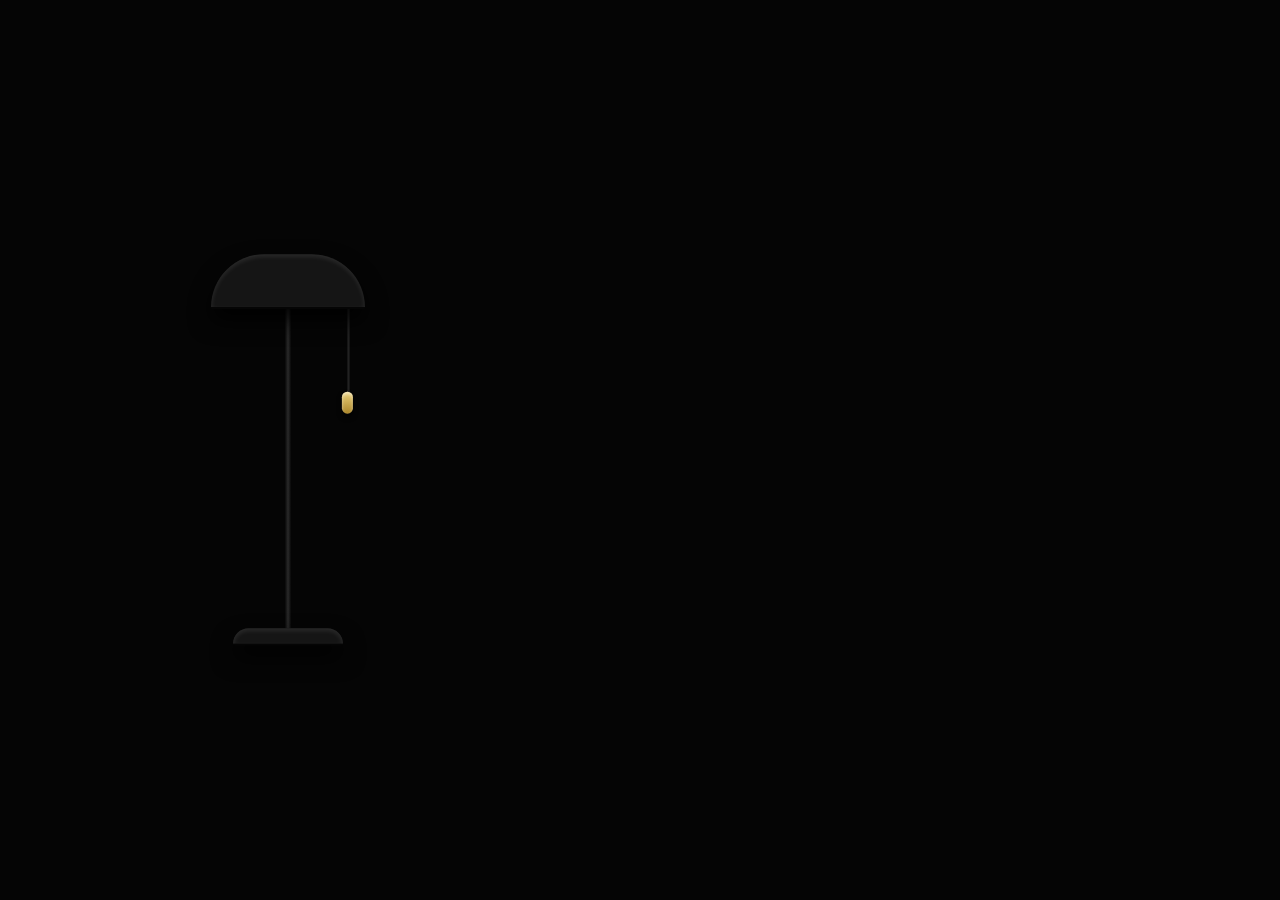
<file: AUTH-PANEL/117-Animated Lamp Login/index.html>
<!doctype html>
<html lang="en">
<head>
  <meta charset="UTF-8">
  <meta name="viewport" content="width=device-width, initial-scale=1.0">
  <title>Lamp Login Animation | CodeByGaurav</title>
  <link rel="preconnect" href="https://fonts.googleapis.com">
  <link rel="preconnect" href="https://fonts.gstatic.com" crossorigin>
  <link href="https://fonts.googleapis.com/css2?family=Outfit:wght@300;400;500;600;700&display=swap" rel="stylesheet">
  <link rel="stylesheet" href="style.css">
</head>
<body>
  <main class="room" id="room">
    <div class="room-light" id="roomLight"></div>
    <div class="fireflies" id="fireflies"></div>

    <section class="lamp-side">
      <div class="lamp-container" id="lampContainer">
        <div class="lamp-glow"></div>
        <div class="lamp-head"></div>
        <div class="light-beam"></div>
        <div class="lamp-stem"></div>
        <div class="lamp-base"></div>
        <div class="desk-surface"></div>

        <svg class="string-svg" aria-hidden="true">
          <path id="stringPath" d="M 0 0 L 0 80"></path>
        </svg>

        <div class="string-handle" id="stringHandle" aria-label="Pull lamp string"></div>
      </div>
    </section>

    <section class="login-side">
      <form class="glass login-card" id="loginForm">
        <div class="glass-line"></div>

        <div class="login-heading">
          <h2>Welcome Back</h2>
          <p>Enter your details to access your account</p>
        </div>

        <div class="inputs">
          <label class="input-wrap">
            <span class="input-icon user-icon" aria-hidden="true"></span>
            <input type="text" placeholder="Username" autocomplete="username">
          </label>

          <label class="input-wrap">
            <span class="input-icon mail-icon" aria-hidden="true"></span>
            <input type="email" placeholder="Email Address" autocomplete="email">
          </label>

          <label class="input-wrap">
            <span class="input-icon lock-icon" aria-hidden="true"></span>
            <input type="password" placeholder="Password" autocomplete="current-password">
          </label>
        </div>

        <button class="sign-in" type="submit">Sign In</button>

        <div class="divider">
          <span></span>
          <b>OR CONTINUE WITH</b>
          <span></span>
        </div>

        <div class="socials">
          <button class="social-btn" type="button">
            <span class="google-icon">G</span> Google
          </button>
          <button class="social-btn" type="button">
            <span class="github-icon">●</span> GitHub
          </button>
        </div>
      </form>
    </section>

  </main>

  <script src="script.js"></script>
</body>
</html>
</file>
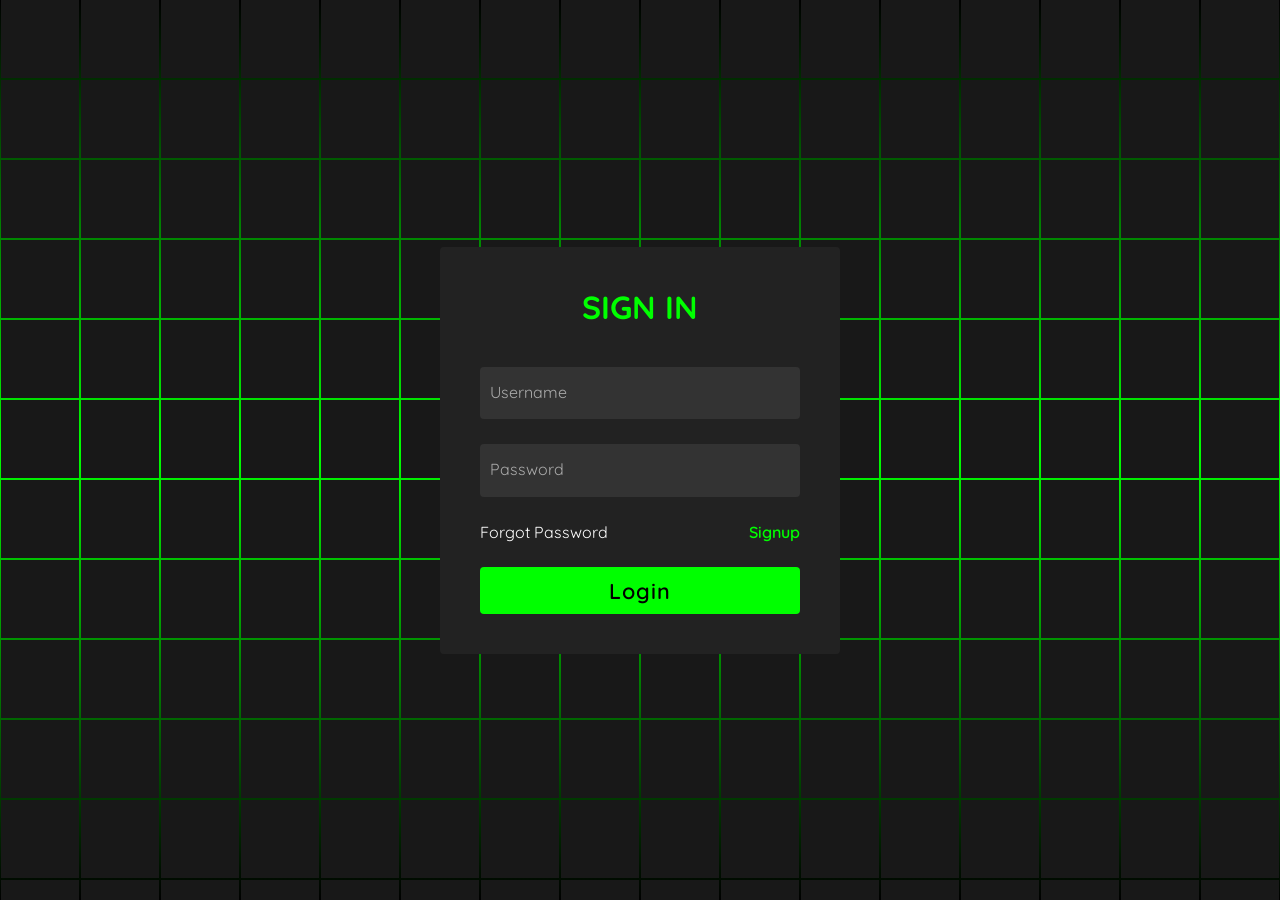
<file: AUTH-PANEL/119-Hacker Login Form/index.html>
<!doctype html>
<html lang="en">
  <head>
    <meta charset="UTF-8" />
    <meta name="viewport" content="width=device-width, initial-scale=1.0" />
    <title>Animated Login Form | CodeByGaurav</title>
    <link rel="stylesheet" href="style.css" />
  </head>

  <body>
    <section>
      <span></span><span></span><span></span><span></span><span></span
      ><span></span><span></span><span></span><span></span><span></span
      ><span></span><span></span><span></span><span></span><span></span
      ><span></span><span></span><span></span><span></span><span></span
      ><span></span><span></span><span></span><span></span><span></span
      ><span></span><span></span><span></span><span></span><span></span
      ><span></span><span></span><span></span><span></span><span></span
      ><span></span><span></span><span></span><span></span><span></span
      ><span></span><span></span><span></span><span></span><span></span
      ><span></span><span></span><span></span><span></span><span></span
      ><span></span><span></span><span></span><span></span><span></span
      ><span></span><span></span><span></span><span></span><span></span
      ><span></span><span></span><span></span><span></span><span></span
      ><span></span><span></span><span></span><span></span><span></span
      ><span></span><span></span><span></span><span></span><span></span
      ><span></span><span></span><span></span><span></span><span></span
      ><span></span><span></span><span></span><span></span><span></span
      ><span></span><span></span><span></span><span></span><span></span
      ><span></span><span></span><span></span><span></span><span></span
      ><span></span><span></span><span></span><span></span><span></span
      ><span></span><span></span><span></span><span></span><span></span
      ><span></span><span></span><span></span><span></span><span></span
      ><span></span><span></span><span></span><span></span><span></span
      ><span></span><span></span><span></span><span></span><span></span
      ><span></span><span></span><span></span><span></span><span></span
      ><span></span><span></span><span></span><span></span><span></span
      ><span></span><span></span><span></span><span></span><span></span
      ><span></span><span></span><span></span><span></span><span></span
      ><span></span><span></span><span></span><span></span><span></span
      ><span></span><span></span><span></span><span></span><span></span
      ><span></span><span></span><span></span><span></span><span></span
      ><span></span><span></span><span></span><span></span><span></span
      ><span></span><span></span><span></span><span></span><span></span
      ><span></span><span></span><span></span><span></span><span></span
      ><span></span><span></span><span></span><span></span><span></span
      ><span></span><span></span><span></span><span></span><span></span
      ><span></span><span></span><span></span><span></span><span></span
      ><span></span><span></span><span></span><span></span><span></span
      ><span></span><span></span><span></span><span></span><span></span
      ><span></span><span></span><span></span><span></span><span></span
      ><span></span><span></span><span></span><span></span><span></span
      ><span></span><span></span><span></span><span></span><span></span
      ><span></span><span></span><span></span><span></span><span></span
      ><span></span><span></span><span></span><span></span><span></span
      ><span></span><span></span><span></span><span></span><span></span
      ><span></span><span></span><span></span><span></span><span></span
      ><span></span><span></span><span></span><span></span><span></span
      ><span></span><span></span><span></span><span></span><span></span
      ><span></span><span></span><span></span><span></span><span></span
      ><span></span><span></span><span></span><span></span><span></span
      ><span></span><span></span><span></span><span></span><span></span
      ><span></span><span></span><span></span><span></span><span></span>

      <div class="signin">
        <div class="content">
          <h2>Sign In</h2>
          <div class="form">
            <div class="inputBox">
              <input type="text" required />
              <i>Username</i>
            </div>
            <div class="inputBox">
              <input type="password" required />
              <i>Password</i>
            </div>
            <div class="links">
              <a href="#">Forgot Password</a>
              <a href="#">Signup</a>
            </div>
            <div class="inputBox">
              <input type="submit" value="Login" />
            </div>
          </div>
        </div>
      </div>
    </section>
  </body>
</html>
</file>
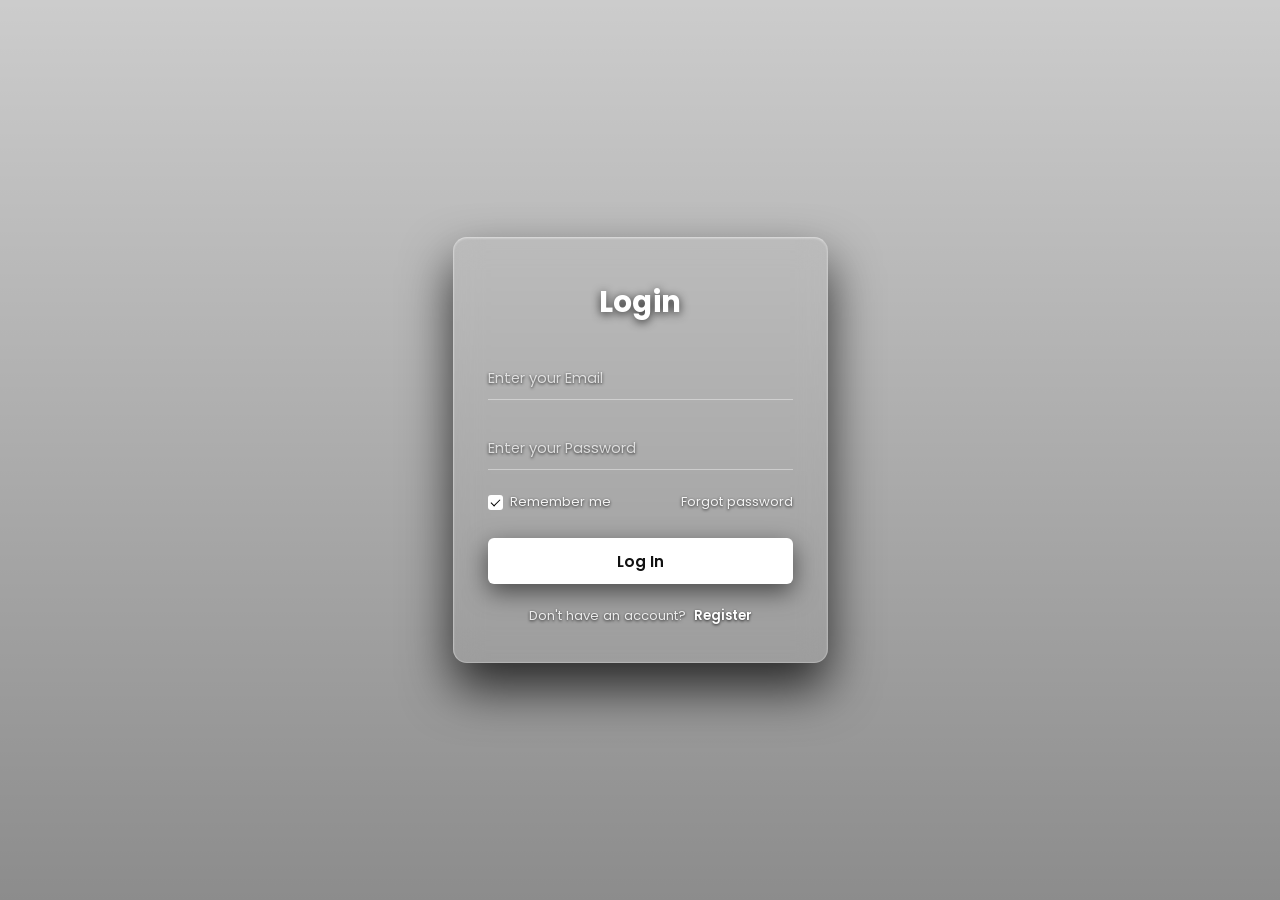
<file: AUTH-PANEL/123-Glass Login Form/index.html>
<!DOCTYPE html>
<html lang="en">
<head>
    <meta charset="UTF-8">
    <meta name="viewport" content="width=device-width, initial-scale=1.0">
    <title>Glass Login Form | CodeByGaurav</title>
    <link rel="stylesheet" href="style.css">
</head>
<body>
    <div class="glass-card">
        <h2>Login</h2>
        <form>

            <div class="field-group">
                <input type="email" id="emailInput" required autocomplete="off">
                <label for="emailInput">Enter your Email</label>
            </div>

            <div class="field-group">
                <input type="password" id="passInput" required autocomplete="off">
                <label for="passInput">Enter your Password</label>
            </div>

            <div class="options-row">
                <label class="remember-wrap">
                    <input type="checkbox" checked>
                    <span>Remember me</span>
                </label>
                <a href="#" class="forgot-link">Forgot password</a>
            </div>

            <button type="submit" class="login-btn">Log In</button>

            <div class="register-text">
                Don't have an account? <a href="#">Register</a>
            </div>
        </form>
    </div>
</body>
</html>
</file>
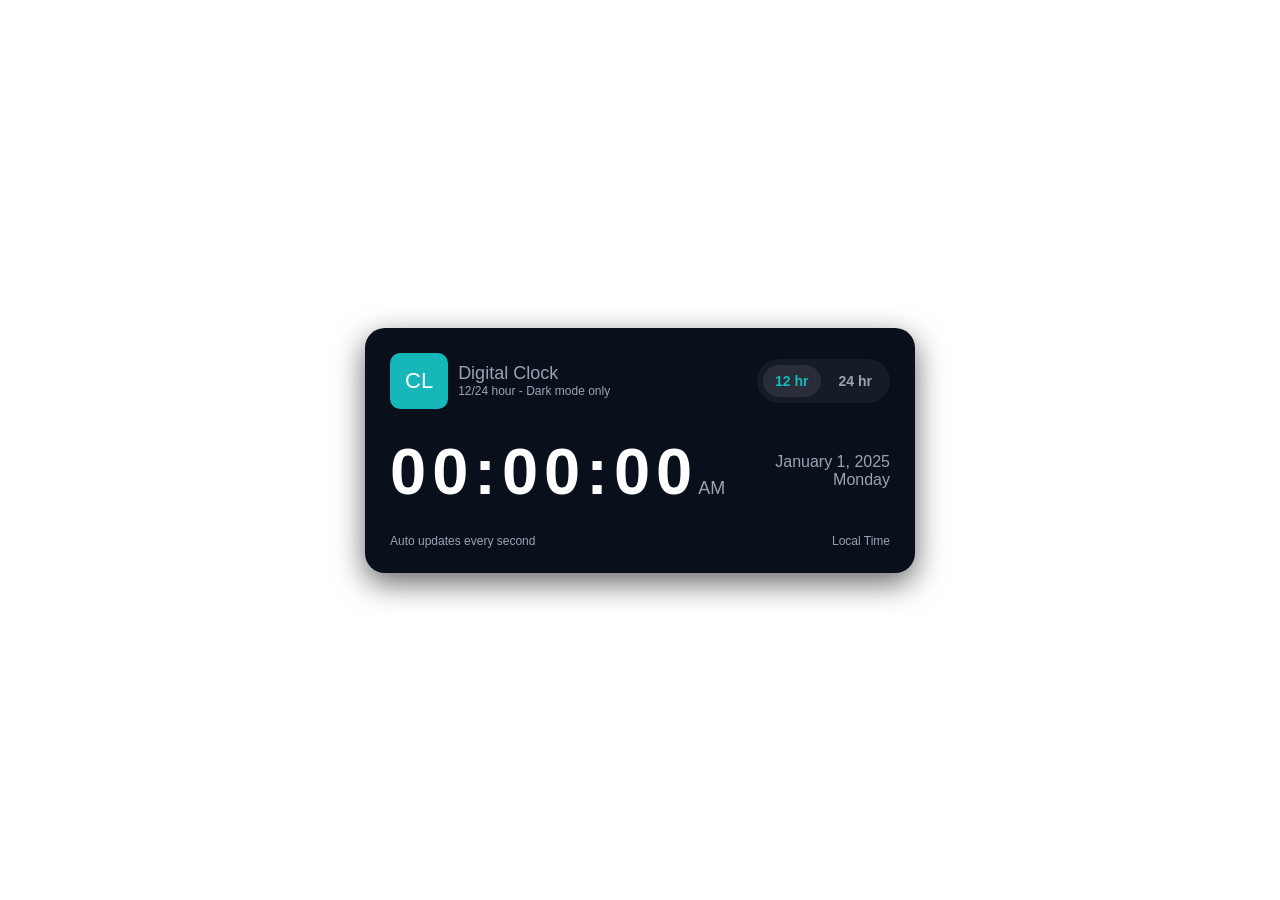
<file: CLOCKS/53-DigitalClock/index.html>
<!DOCTYPE html>
<html lang="en">
  <head>
    <meta charset="UTF-8" />
    <meta name="viewport" content="width=device-width, initial-scale=1.0" />
    <title>Digital Clock</title>
    <link rel="stylesheet" href="style.css" />
  </head>
  <body>
    <main>
      <div class="header">
        <div class="brand">
          <div class="logo">CL</div>
          <div>
            <div class="title">Digital Clock</div>
            <div class="subtitle">12/24 hour - Dark mode only</div>
          </div>
        </div>
        <div class="toggle">
            <div class="btn activeToggle" id="btn-12">12 hr</div>
             <div class="btn" id="btn-24">24 hr</div>
        </div>
      </div>

      <div class="display">
        <div class="time-wrap">
            <div class="time" id="time">00:00:00</div>
            <div class="ampm" id="ampm">AM</div>
        </div>
        <div class="meta">
            <div id="date">January 1, 2025</div>
            <div id="day">Monday</div>
        </div>
      </div>

      <div class="foot">
        <div>Auto updates every second</div>
        <div>Local Time</div>
      </div>
    </main>
  </body>
  <script src="script.js"></script>
</html>
</file>
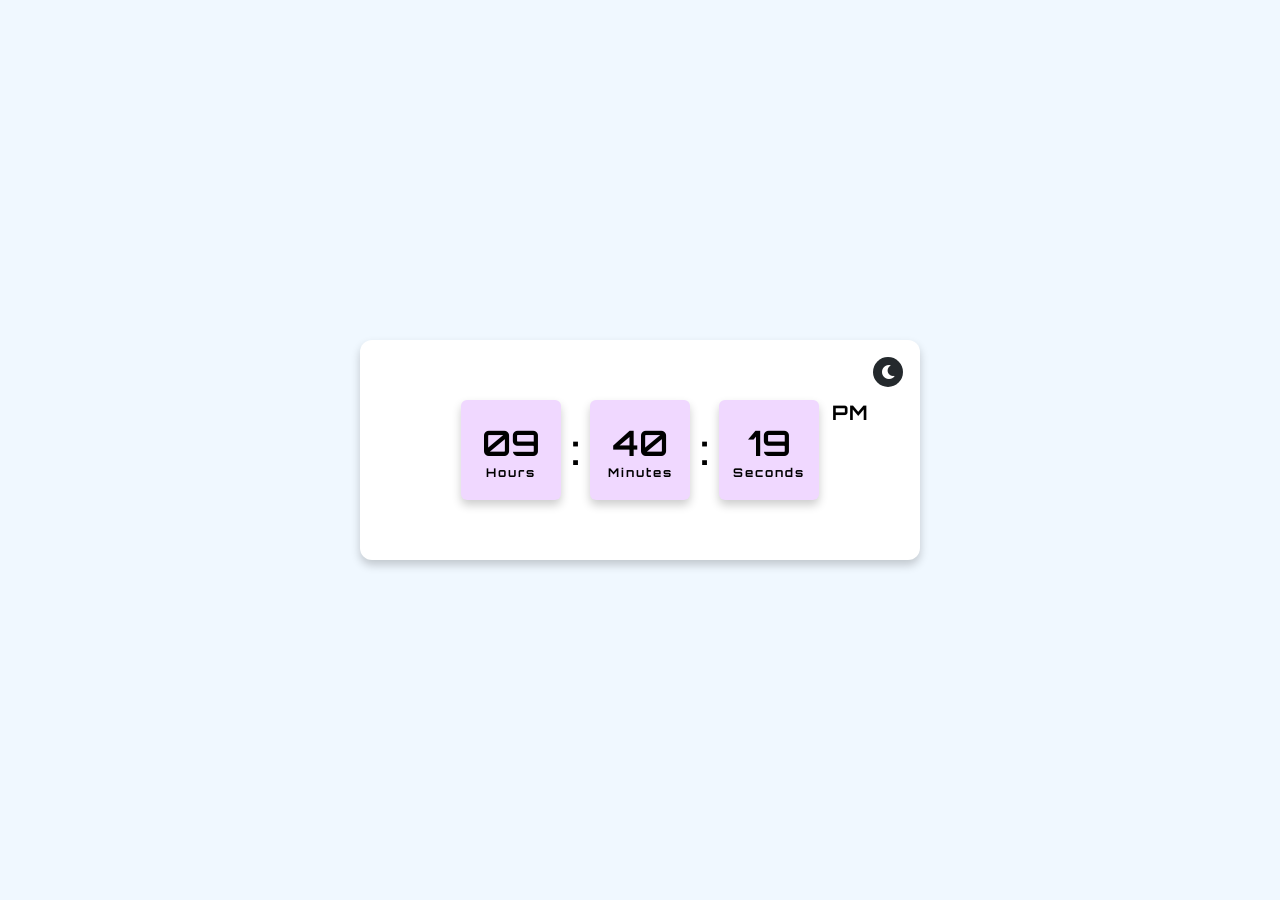
<file: CLOCKS/Dynamic Digital Clock/index.html>
<!DOCTYPE html>
<html lang="en" dir="ltr">
  <head>
    <meta charset="UTF-8" />
    <title>CodeByGaurav - Dynamic Digital Clock</title>
    <link rel="stylesheet" href="style.css" />
    <!-- Fontawesome CDN Link -->
    <link
      rel="stylesheet"
      href="https://cdnjs.cloudflare.com/ajax/libs/font-awesome/5.15.4/css/all.min.css"
    />
  </head>
  <body>
    <section>
      <div class="container">
        <div class="icons">
          <i class="fas fa-moon"></i>
          <i class="fas fa-sun"></i>
        </div>
        <div class="time">
          <div class="time-colon">
            <div class="time-text">
              <span class="num hour_num">08</span>
              <span class="text">Hours</span>
            </div>
            <span class="colon">:</span>
          </div>
          <div class="time-colon">
            <div class="time-text">
              <span class="num min_num">45</span>
              <span class="text">Minutes</span>
            </div>
            <span class="colon">:</span>
          </div>
          <div class="time-colon">
            <div class="time-text">
              <span class="num sec_num">06</span>
              <span class="text">Seconds</span>
            </div>
            <span class="am_pm">AM</span>
          </div>
        </div>
      </div>
    </section>
    <script src="script.js"></script>
  </body>
</html>
</file>
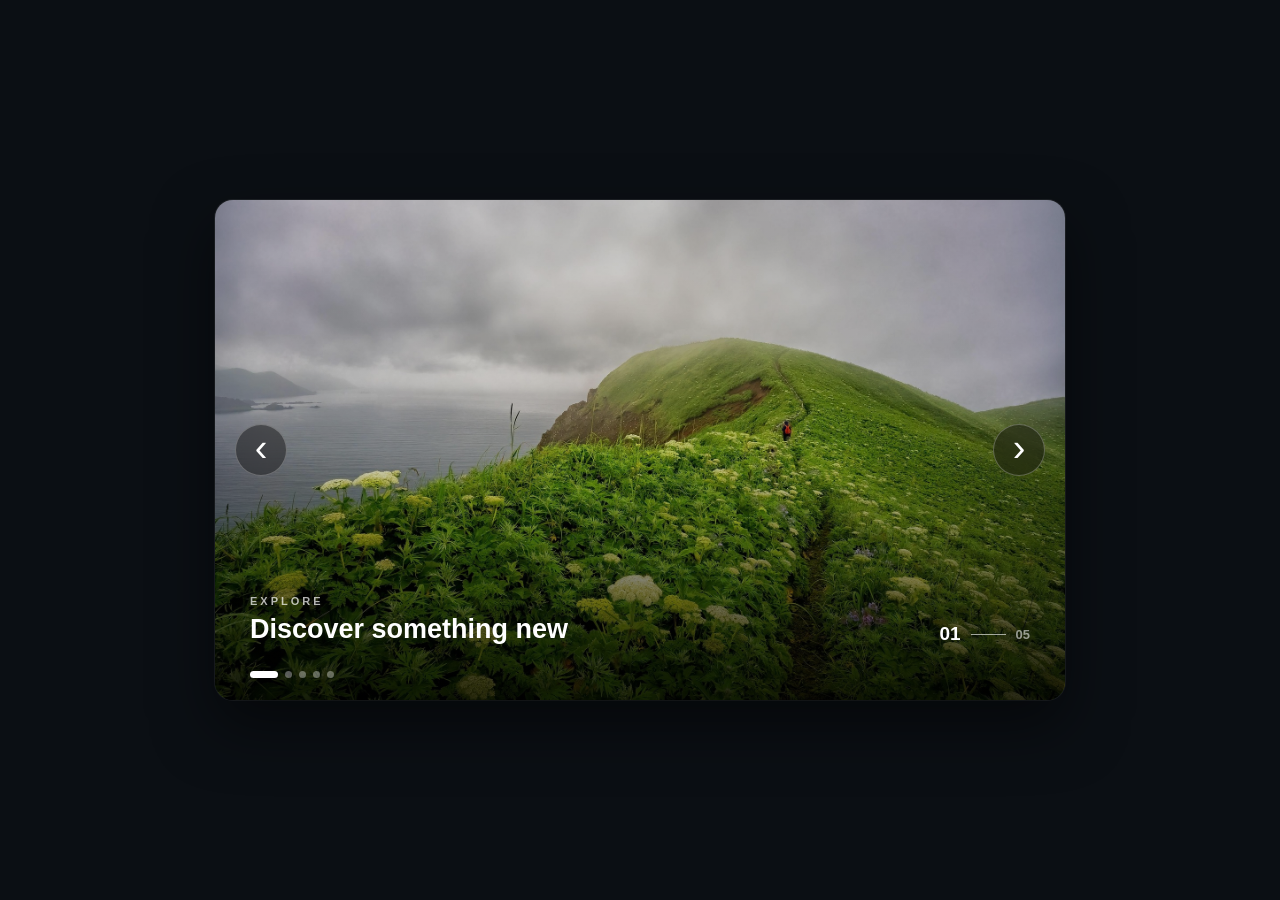
<file: MEDIA-SLIDERS/110-Modern Image Slider/index.html>
<!DOCTYPE html>
<html lang="en">
<head>
    <meta charset="UTF-8">
    <meta name="viewport" content="width=device-width, initial-scale=1.0">
    <title>Modern Image Slider | CodeByGaurav</title>
    <link rel="stylesheet" href="style.css">
</head>
<body>
    <div class="container">
        <img src="images/1.jpg" alt="Slider Image" id="img">

        <div class="overlay"></div>

        <button class="slide-btn prev" onclick="leftSlide()">
            <span>&#8249</span>
        </button>

        <button class="slide-btn next" onclick="rightSlide()">
            <span>&#8250</span>
        </button>

        <div class="slider-info">
            <div>
                <p>EXPLORE</p>
                <h2>Discover something new</h2>
            </div>

            <div class="counter">
                <span id="current">01</span>
                <i></i>
                <span id="total">05</span>
            </div>
        </div>

        <div class="dots">
            <span class="dot active"></span>
            <span class="dot"></span>
            <span class="dot"></span>
            <span class="dot"></span>
            <span class="dot"></span>
        </div>

    </div>
</body>
<script src="script.js"></script>
</html>
</file>
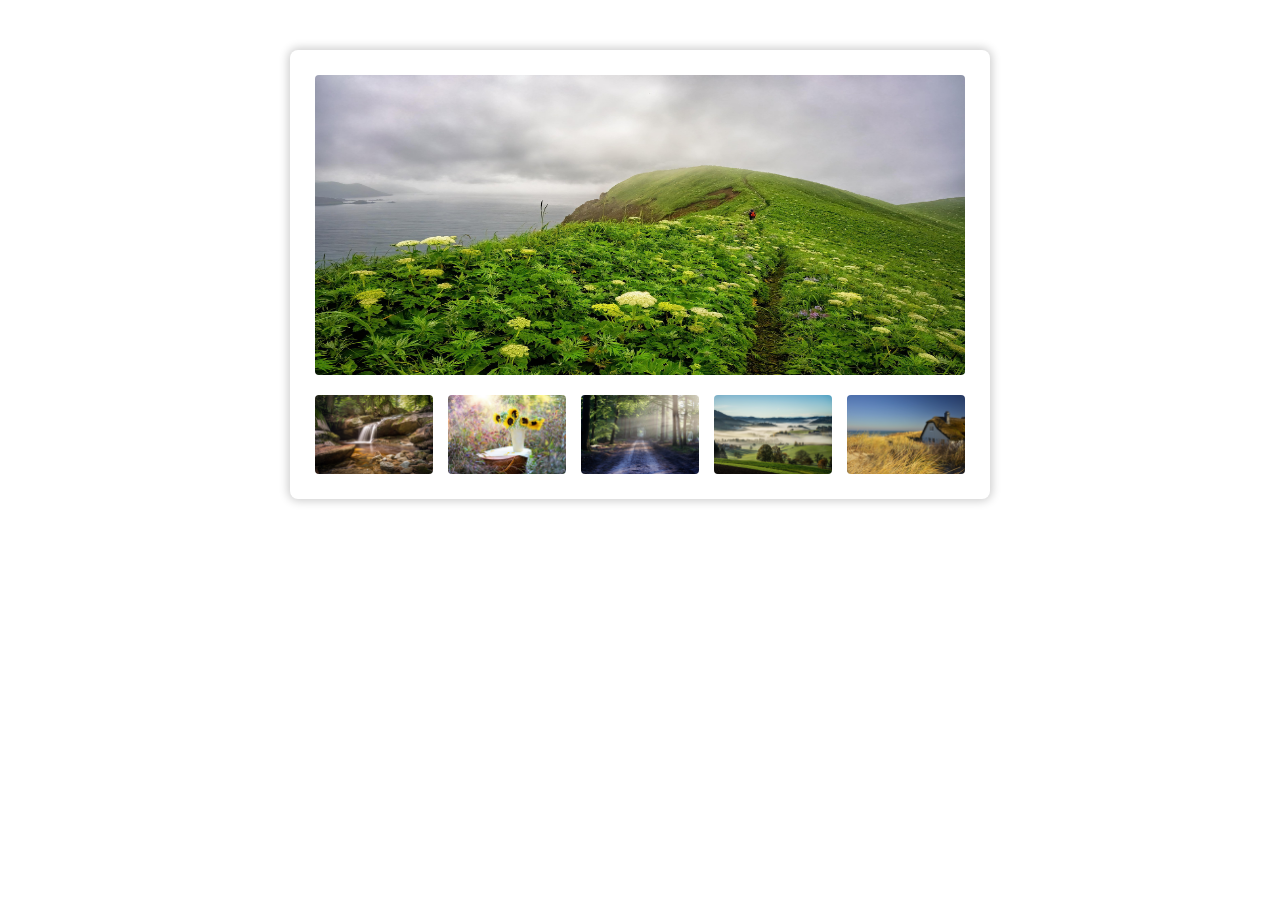
<file: MEDIA-SLIDERS/116-image Gallery/index.html>
<!DOCTYPE html>
<html lang="en">
<head>
    <meta charset="UTF-8">
    <meta name="viewport" content="width=device-width, initial-scale=1.0">
    <title>Image Gallery | CodeByGaurav</title>
    <style>
        *{
            padding: 0;
            margin: 0;
            box-sizing: border-box;
        }
        .wrapper{
            width: 700px;
            margin: 50px auto;
            padding: 25px;
            border-radius: 8px;
            box-shadow: 0 0 10px 2px rgba(0, 0, 0, 0.2);
        }
        .largeImg{
            width: 100%;
            height: 300px;
            margin-bottom: 20px;
        }

        .largeImg img{
            width: 100%;
            height: 100%;
            border-radius: 4px;
        }

        .smallImages{
            display: grid;
            grid-template-columns: repeat(5, 1fr);
            gap: 15px;
        }
        .smallImages img{
            width: 100%;
            height: 100%;
            border-radius: 4px;
            cursor: pointer;
        }

    </style>
</head>
<body>
    <div class="wrapper">
        <div class="largeImg">
            <img src="./images/1.jpg" alt="01 Image">
        </div>
        <div class="smallImages">
            <img onclick="displayImg(this)" src="./images/2.jpg" alt="02 Image">
            <img onclick="displayImg(this)" src="./images/3.jpg" alt="03 Image">
            <img onclick="displayImg(this)" src="./images/4.jpg" alt="04 Image">
            <img onclick="displayImg(this)" src="./images/5.jpg" alt="05 Image">
            <img onclick="displayImg(this)" src="./images/6.jpg" alt="06 Image">
        </div>
    </div>
</body>
<script>
    const largeImg = document.querySelector(".largeImg img");

    function displayImg(img){
        largeImg.src = img.src;
    }

</script>
</html>
</file>
<file: AUTH-PANEL/117-Animated Lamp Login/style.css>
* {
  margin: 0;
  padding: 0;
  box-sizing: border-box;
}

:root {
  font-family: "Outfit", sans-serif;
  color: #fff;
  background: #050505;
}

html,
body {
  width: 100%;
  height: 100%;
  overflow: hidden;
}

body {
  background: #050505;
}

button,
input {
  font: inherit;
}

.room {
  position: relative;
  width: 100vw;
  height: 100vh;
  min-height: 500px;
  display: flex;
  overflow: hidden;
  background: #050505;
  transition: background-color 0.8s ease;
}

.room.on {
  background: #111;
}

.room-light {
  position: absolute;
  top: -30%;
  left: 0;
  width: 1000px;
  height: 1000px;
  border-radius: 50%;
  pointer-events: none;
  z-index: 0;
  opacity: 0;
  transform: scale(0.5);
  background: radial-gradient(
    circle,
    rgba(255, 220, 100, 0.15) 0%,
    rgba(255, 214, 0, 0.05) 30%,
    transparent 70%
  );
  transition:
    opacity 0.8s ease,
    transform 0.8s ease;
}

.room.on .room-light {
  opacity: 1;
  transform: scale(1.5);
}

.fireflies {
  position: fixed;
  inset: 0;
  pointer-events: none;
  z-index: 15;
  overflow: hidden;
}

.firefly {
  position: absolute;
  border-radius: 50%;
  background: #ffea00;
  box-shadow:
    0 0 10px 3px rgba(255, 234, 0, 0.9),
    0 0 20px rgba(255, 179, 0, 0.6);
  animation: fireflyMove var(--duration) ease-in-out var(--delay) infinite
    alternate;
}

@keyframes fireflyMove {
  0% {
    transform: translate(var(--x1), var(--y1));
    opacity: 0.45;
  }
  25% {
    transform: translate(var(--x2), var(--y2));
    opacity: 1;
  }
  50% {
    transform: translate(var(--x3), var(--y3));
    opacity: 0.65;
  }
  75% {
    transform: translate(var(--x4), var(--y4));
    opacity: 1;
  }
  100% {
    transform: translate(var(--x5), var(--y5));
    opacity: 0.5;
  }
}

.lamp-side {
  flex: 1;
  position: relative;
  display: flex;
  flex-direction: column;
  justify-content: center;
  align-items: center;
  z-index: 5;
}

.lamp-container {
  position: relative;
  display: flex;
  flex-direction: column;
  align-items: center;
  z-index: 10;
  transform: scale(1.1);
  -webkit-tap-highlight-color: transparent;
}

.lamp-head {
  width: 140px;
  height: 50px;
  background: #151515;
  border-radius: 140px 140px 4px 4px;
  box-shadow:
    inset 0 2px 5px rgba(255, 255, 255, 0.1),
    0 10px 20px rgba(0, 0, 0, 0.9);
  position: relative;
  z-index: 6;
  transition: box-shadow 0.4s ease;
  border-bottom: 2px solid #050505;
}

.room.on .lamp-head {
  box-shadow:
    inset 0 -3px 10px rgba(255, 220, 150, 0.4),
    inset 0 2px 5px rgba(255, 255, 255, 0.1);
}

.lamp-glow {
  position: absolute;
  top: 40px;
  width: 90px;
  height: 20px;
  background: #fff;
  border-radius: 50%;
  box-shadow:
    0 0 40px 20px rgba(255, 230, 150, 0.9),
    0 0 80px 40px rgba(255, 200, 100, 0.6);
  opacity: 0;
  transition: opacity 0.4s ease-in-out;
  z-index: 5;
  pointer-events: none;
}

.room.on .lamp-glow {
  opacity: 1;
}

.light-beam {
  position: absolute;
  top: 45px;
  width: 500px;
  height: 350px;
  clip-path: polygon(40% 0, 60% 0, 100% 100%, 0 100%);
  background: linear-gradient(
    to bottom,
    rgba(255, 230, 140, 0.8) 0%,
    rgba(255, 200, 80, 0.2) 60%,
    transparent 100%
  );
  opacity: 0;
  transition: opacity 0.4s ease-in-out;
  z-index: 3;
  pointer-events: none;
  filter: blur(8px);
}

.room.on .light-beam {
  opacity: 1;
}

.lamp-stem {
  width: 6px;
  height: 290px;
  background: linear-gradient(to right, #050505 0%, #2a2a2a 50%, #050505 100%);
  position: relative;
  z-index: 4;
  transition:
    background 0.4s ease,
    box-shadow 0.4s ease;
}

.room.on .lamp-stem {
  background: linear-gradient(to right, #050505 0%, #2a2010 50%, #050505 100%);
  box-shadow: 0 0 10px rgba(255, 200, 100, 0.15);
}

.lamp-base {
  width: 100px;
  height: 16px;
  background: #151515;
  border-radius: 30px 30px 4px 4px;
  box-shadow:
    inset 0 2px 5px rgba(255, 255, 255, 0.1),
    0 10px 20px rgba(0, 0, 0, 0.9);
  position: relative;
  z-index: 5;
  transition: box-shadow 0.4s ease;
  border-bottom: 2px solid #050505;
}

.room.on .lamp-base {
  box-shadow:
    inset 0 2px 6px rgba(255, 220, 150, 0.3),
    0 10px 20px rgba(0, 0, 0, 0.9);
}

.desk-surface {
  position: absolute;
  bottom: -40px;
  width: 550px;
  height: 100px;
  background: radial-gradient(
    ellipse at center,
    rgba(255, 220, 120, 0.25) 0%,
    rgba(255, 180, 50, 0.05) 50%,
    transparent 70%
  );
  border-radius: 50%;
  opacity: 0;
  transition: opacity 0.4s ease-in-out;
  z-index: 1;
  pointer-events: none;
}

.room.on .desk-surface {
  opacity: 1;
}

.string-svg {
  position: absolute;
  top: 45px;
  left: calc(50% + 55px);
  width: 2px;
  height: 2px;
  overflow: visible;
  z-index: 5;
  pointer-events: none;
}

.string-svg path {
  stroke: #222;
  stroke-width: 2;
  stroke-linecap: round;
  fill: none;
}

.string-handle {
  position: absolute;
  top: 125px;
  left: calc(50% + 49px);
  width: 10px;
  height: 20px;
  background: linear-gradient(to bottom, #ebd17a, #aa8529);
  border-radius: 5px;
  box-shadow:
    inset 0 2px 3px rgba(255, 255, 255, 0.5),
    0 3px 5px rgba(0, 0, 0, 0.7);
  cursor: grab;
  z-index: 6;
  touch-action: none;
  user-select: none;
  transition: transform 0.35s cubic-bezier(0.2, 0.8, 0.2, 1);
}

.string-handle.dragging {
  cursor: grabbing;
  transition: none;
}

.login-side {
  flex: 1;
  display: flex;
  align-items: center;
  justify-content: center;
  z-index: 10;
  padding-right: 10%;
}

.login-card {
  padding: 48px;
  border-radius: 24px;
  width: 100%;
  max-width: 440px;
  display: flex;
  flex-direction: column;
  gap: 24px;
  position: relative;
  overflow: hidden;
  opacity: 0;
  transform: translateX(50px);
  filter: blur(10px);
  pointer-events: none;
  transition:
    opacity 0.6s ease 0s,
    transform 0.6s cubic-bezier(0.2, 0.8, 0.2, 1),
    filter 0.6s ease;
}

.room.on .login-card {
  opacity: 1;
  transform: translateX(0);
  filter: blur(0);
  pointer-events: auto;
  transition-delay: 0.2s;
}

.glass {
  background: rgba(255, 255, 255, 0.05);
  backdrop-filter: blur(16px);
  -webkit-backdrop-filter: blur(16px);
  border: 1px solid rgba(255, 255, 255, 0.1);
  box-shadow: 0 8px 32px rgba(0, 0, 0, 0.3);
}

.glass-line {
  position: absolute;
  top: 0;
  left: 0;
  right: 0;
  height: 1px;
  background: linear-gradient(
    90deg,
    transparent,
    rgba(255, 255, 255, 0.3),
    transparent
  );
}

.login-heading {
  text-align: center;
  margin-bottom: 8px;
}

.login-heading h2 {
  font-size: 36px;
  font-weight: 700;
  margin-bottom: 8px;
  color: #fff;
  letter-spacing: -0.5px;
}

.login-heading p {
  color: #aaa;
  font-size: 15px;
}

.inputs {
  display: flex;
  flex-direction: column;
  gap: 16px;
}

.input-wrap {
  position: relative;
  display: block;
}

.input-wrap input {
  width: 100%;
  padding: 16px 16px 16px 48px;
  border-radius: 16px;
  border: 1px solid rgba(255, 255, 255, 0.1);
  background: rgba(0, 0, 0, 0.4);
  color: #fff;
  font-size: 15px;
  outline: none;
  transition:
    border-color 0.3s,
    box-shadow 0.3s,
    background-color 0.3s;
  box-shadow: inset 0 2px 4px rgba(0, 0, 0, 0.5);
}

.input-wrap input:focus {
  border-color: rgba(255, 220, 100, 0.45);
  box-shadow:
    inset 0 2px 4px rgba(0, 0, 0, 0.5),
    0 0 0 3px rgba(255, 220, 100, 0.06);
}

.input-wrap input::placeholder {
  color: #888;
}

.input-icon {
  position: absolute;
  left: 16px;
  top: 50%;
  width: 20px;
  height: 20px;
  transform: translateY(-50%);
  z-index: 2;
  opacity: 0.8;
}

.user-icon::before {
  content: "";
  position: absolute;
  width: 7px;
  height: 7px;
  border: 2px solid #888;
  border-radius: 50%;
  left: 4px;
  top: 1px;
}
.user-icon::after {
  content: "";
  position: absolute;
  width: 13px;
  height: 8px;
  border: 2px solid #888;
  border-bottom: 0;
  border-radius: 9px 9px 0 0;
  left: 1px;
  bottom: 1px;
}

.mail-icon::before {
  content: "";
  position: absolute;
  inset: 3px 1px;
  border: 2px solid #888;
  border-radius: 3px;
}
.mail-icon::after {
  content: "";
  position: absolute;
  width: 9px;
  height: 9px;
  border-left: 2px solid #888;
  border-bottom: 2px solid #888;
  transform: rotate(-45deg);
  left: 5px;
  top: 1px;
}

.lock-icon::before {
  content: "";
  position: absolute;
  width: 12px;
  height: 10px;
  border: 2px solid #888;
  border-radius: 3px;
  left: 2px;
  bottom: 1px;
}
.lock-icon::after {
  content: "";
  position: absolute;
  width: 8px;
  height: 9px;
  border: 2px solid #888;
  border-bottom: 0;
  border-radius: 8px 8px 0 0;
  left: 4px;
  top: 0;
}

.sign-in {
  padding: 16px;
  border-radius: 16px;
  border: none;
  background: #ffd600;
  color: #000;
  font-size: 16px;
  font-weight: 600;
  cursor: pointer;
  margin-top: 8px;
  transition:
    transform 0.2s,
    background-color 0.3s,
    box-shadow 0.3s;
}

.sign-in:hover {
  transform: scale(1.02);
  background: #ffdc64;
  box-shadow: 0 0 20px rgba(255, 220, 100, 0.4);
}

.sign-in:active {
  transform: scale(0.98);
}

.divider {
  display: flex;
  align-items: center;
  gap: 12px;
  margin: 8px 0;
}
.divider span {
  flex: 1;
  height: 1px;
  background: rgba(255, 255, 255, 0.1);
}
.divider b {
  color: #888;
  font-size: 13px;
  font-weight: 500;
  white-space: nowrap;
}

.socials {
  display: flex;
  gap: 16px;
}

.social-btn {
  flex: 1;
  padding: 14px;
  border-radius: 16px;
  border: 1px solid rgba(255, 255, 255, 0.1);
  background: rgba(255, 255, 255, 0.05);
  color: #fff;
  font-size: 15px;
  font-weight: 500;
  cursor: pointer;
  display: flex;
  align-items: center;
  justify-content: center;
  gap: 10px;
  transition:
    transform 0.2s,
    background-color 0.3s;
}

.social-btn:hover {
  transform: scale(1.05);
  background: rgba(255, 255, 255, 0.15);
}
.social-btn:active {
  transform: scale(0.95);
}

.google-icon {
  width: 20px;
  height: 20px;
  display: grid;
  place-items: center;
  font-size: 19px;
  font-weight: 700;
  font-family: Arial, sans-serif;
  color: #4285f4;
}

.github-icon {
  font-size: 18px;
  color: white;
}

.prompt {
  position: absolute;
  top: 15%;
  left: 18%;
  transform: translateX(-50%);
  color: #555;
  font-size: 18px;
  font-weight: 500;
  pointer-events: none;
  display: flex;
  flex-direction: column;
  align-items: center;
  gap: 8px;
  opacity: 1;
  transition:
    opacity 0.5s ease,
    transform 0.5s ease;
}

.room.on .prompt {
  opacity: 0;
  transform: translate(-50%, -20px);
}

.prompt i {
  width: 2px;
  height: 40px;
  background: linear-gradient(to bottom, #555, transparent);
  animation: promptArrow 2s infinite;
}

@keyframes promptArrow {
  0%,
  100% {
    transform: translateY(0);
  }
  50% {
    transform: translateY(10px);
  }
}

@media (max-width: 900px) {
  .room {
    flex-direction: column;
    overflow-y: auto;
  }
  .lamp-side {
    flex: 0 0 55vh;
    min-height: 430px;
  }
  .login-side {
    padding: 30px 24px 50px;
    flex: 0 0 auto;
  }
  .login-card {
    max-width: 440px;
  }
  .prompt {
    left: 50%;
    top: 7%;
    font-size: 14px;
    text-align: center;
  }
}

@media (max-height: 650px) and (min-width: 901px) {
  .lamp-container {
    transform: scale(0.8);
  }
  .login-card {
    padding: 30px;
    gap: 16px;
  }
}
</file>
<file: AUTH-PANEL/119-Hacker Login Form/style.css>
@import url('https://fonts.googleapis.com/css2?family=Quicksand:wght@300..700&display=swap');

* {
    padding: 0;
    margin: 0;
    box-sizing: border-box;
    font-family: "Quicksand", sans-serif;
}

body{
    display: flex;
    justify-content: center;
    align-items: center;
    min-height: 100vh;
    background: #000;
}

section{
    position: absolute;
    width: 100vw;
    height: 100vh;
    display: flex;
    justify-content: center;
    align-items: center;
    gap: 2px;
    flex-wrap: wrap;
    overflow: hidden;
}

section::before{
    content: "";
    position: absolute;
    width: 100%;
    height: 100%;
    background: linear-gradient(#000, #0f0, #000);
    animation: animate 5s linear infinite;
}

@keyframes animate{
    0%{
        transform: translateY(-100%);
    }
    100%{
        transform: translateY(100%);
    }
}

section span{
    position: relative;
    display: block;
    width: calc(6.25vw - 2px);
    height: calc(6.25vw - 2px);
    background: #181818;
    z-index: 2;
    transition: 1.5s;
}

section span:hover{
    background: #0f0;
    transition: 0s;
}

section .signin{
    position: absolute;
    width: 400px;
    background: #222;
    z-index: 1000;
    display: flex;
    justify-content: center;
    align-items: center;
    padding: 40px;
    border-radius: 4px;
    box-shadow: 0 15px 35px rba(0, 0, 0, 9);

}

section .signin .content{
    position: relative;
    width: 100%;
    display: flex;
    justify-content: center;
    align-items: center;
    flex-direction: column;
    gap: 40px;
}

section .signin .content h2{
    font-size: 2em;
    color: #0f0;
    text-transform: uppercase;
}

section .signin .content .form{
    width: 100%;
    display: flex;
    flex-direction: column;
    gap: 25px;
}

.inputBox{
    position: relative;
    width: 100%;
}

.inputBox input{
    position: relative;
    width: 100%;
    background: #333;
    border: none;
    outline: none;
    padding: 25px 10px 7.5px;
    border-radius: 4px;
    color: #fff;
    font-weight: 500;
    font-size: 1em;
}

.inputBox i{
    position: absolute;
    left: 0;
    padding: 15px 10px;
    font-style: normal;
    color: #aaa;
    transition: 0.5s;
    pointer-events: none;
}

.inputBox input:focus~i,
.inputBox input:valid~i{
    transform: translateY(-7.5px);
    font-size: 0.8em;
    color: #fff;
}

.form .links{
    position: relative;
    width: 100%;
    display: flex;
    justify-content: space-between;
}

.form .links a{
    color: #fff;
    text-decoration: none;
}

.links a:nth-child(2){
    color: #0f0;
    font-weight: 600;
}

.inputBox input[type="submit"]{
    padding: 10px;
    background: #0f0;
    color: #000;
    font-weight: 600;
    font-size: 1.35em;
    letter-spacing: 0.05em;
    cursor: pointer;
}

input[type="submit"]:active {
    opacity: 0.6;
}
</file>
<file: AUTH-PANEL/123-Glass Login Form/style.css>
@import url('https://fonts.googleapis.com/css2?family=Poppins:ital,wght@0,100;0,200;0,300;0,400;0,500;0,600;0,700;0,800;0,900;1,100;1,200;1,300;1,400;1,500;1,600;1,700;1,800;1,900&display=swap');

* {
    padding: 0;
    margin: 0;
    box-sizing: border-box;
    font-family: "Poppins", sans-serif;
}

body{
    min-height: 100vh;
    display: flex;
    justify-content: center;
    align-items: center;
    background: linear-gradient(rgba(0, 0, 0, 0.2), rgba(0, 0, 0, 0.45)), url('https://nasemul1.github.io/img_host/peakpx.jpg') center center / cover no-repeat;
    overflow: hidden;
    padding: 20px;
}

.glass-card{
    position: relative;
    width: 100%;
    max-width: 375px;
    background: rgba(0, 0, 0, 0);
    backdrop-filter: blur(14px);
    -webkit-backdrop-filter: blur(14px);
    border-radius: 14px;
    border: 1px solid rgba(255, 255, 255, 0.22);
    border-top: 1px solid rgba(255, 255, 255, 0.4);
    border-left: 1px solid rgba(255, 255, 255, 0.3);
    box-shadow:  0 25px  50px rgba(0, 0, 0, 0.75), inset 0 1px 2px rgba(255, 255, 255, 0.25);
    padding: 42px 34px 36px;
    color: #fff;
    overflow: hidden;
}

.glass-card h2{
    font-size: 1.85rem;
    font-weight: 700;
    text-align: center;
    color: #fff;
    margin-bottom: 34px;
    letter-spacing: 0.4px;
    text-shadow: 0 2px 10px rgba(0, 0, 0, 0.8);
}

.field-group{
    position: relative;
    margin-bottom: 28px;
}

.field-group input{
    width: 100%;
    background: transparent;
    border: none;
    border-bottom: 1.2px solid rgba(255, 255, 255, 0.4);
    padding: 10px 0 8px;
    font-family: inherit;
    font-size: 0.95rem;
    color: #fff;
    outline: none;
    transition: border-color 0.25s ease;
    text-shadow: 0 1px 3px rgba(0, 0, 0, 0.8);
}

.field-group label{
    position: absolute;
    left: 0;
    top: 10px;
    color: rgba(255, 255, 255, 0.75);
    font-size: 0.92rem;
    pointer-events: none;
    transition: all 0.22s cubic-bezier(0.4, 0, 0.2, 1);
    text-shadow: 0 1px 3px rgba(0, 0, 0, 0.8);
}

.field-group input:focus~label,
.field-group input:valid~label{
    top: -14px;
    font-size: 0.72rem;
    font-weight: 600;
    letter-spacing: 0.5px;
    color: #fff;
    text-shadow: 0 0 8px rgba(255, 255, 255, 0.8);
}

.field-group input:focus{
    border-bottom-color: #fff;
}

.options-row{
    display: flex;
    justify-content: space-between;
    align-items: center;
    margin: -6px 0 26px;
    font-size: 0.82rem;
    color: rgba(255, 255, 255, 0.9);
    text-shadow: 0 1px 3px rgba(0, 0, 0, 0.8);
}

.remember-wrap{
    display: flex;
    align-items: center;
    gap: 7px;
    cursor: pointer;
}

.remember-wrap input[type="checkbox"]{
    appearance: none;
    -webkit-appearance: none;
    width: 15px;
    height: 15px;
    background: transparent;
    border: 1.2px solid rgba(255, 255, 255, 0.7);
    border-radius: 3px;
    cursor: pointer;
    position: relative;
    display: flex;
    align-items: center;
    justify-content: center;
}

.remember-wrap input[type="checkbox"]:checked{
    background: #fff;
    background-color: #fff;
}

.remember-wrap input[type="checkbox"]:checked::after{
    content: "";
    position: absolute;
    width: 4px;
    height: 8px;
    border: solid #000;
    border-width: 0 1.8px 1.8px 0;
    transform: rotate(45deg);
    margin-bottom: 2px;
}

.forgot-link{
    color: rgba(255, 255, 255, 0.9);
    text-decoration: none;
    transition: color 0.2s ease;
}

.forgot-link:hover{
    color: #fff;
    text-decoration: underline;
}

.login-btn{
    width: 100%;
    height: 46px;
    background: #fff;
    border: none;
    border-radius: 6px;
    font-family: inherit;
    font-size: 0.95rem;
    font-weight: 600;
    color: #111;
    cursor: pointer;
    box-shadow: 0 8px 24px rgba(0, 0, 0, 0.55);
    transition: all 0.2s ease;
}

.login-btn:hover{
    background: rgba(255, 255, 255, 0.92);
    transform: translateY(-1.5px);
    box-shadow: 0 12px 28px rgba(0, 0, 0, 0.7);
}

.login-btn:active{
    transform: translateY(1px);
}

.register-text{
    text-align: center;
    margin-top: 22px;
    font-size: 0.82rem;
    color: rgba(255, 255, 255, 0.85);
    text-shadow: 0 1px 3px rgba(0, 0, 0, 0.8);
}

.register-text a{
    color: #fff;
    font-weight: 600;
    text-decoration: none;
    margin-left: 4px;

}

.register-text a:hover{
    text-decoration: underline;
}
</file>
<file: CLOCKS/53-DigitalClock/style.css>
*{
    padding: 0;
    margin: 0;
    box-sizing: border-box;
    font-family: sans-serif;
}

body{
    height: 100vh;
    background: #fff;
    display: flex;
    justify-content: center;
    align-items: center;
}
main{
    width: 550px;
    background: #0a0f1c;
    color: #9ca3af;
    padding: 25px;
    border-radius: 20px;
    display: flex;
    flex-direction: column;
    gap: 25px;
    box-shadow: 0 10px 30px rgba(0,0,0,0.6);

}

.header{
    display: flex;
    justify-content: space-between;
    align-items: center;
}

.brand{
    display: flex;
    align-items: center;
    gap: 10px;
}

.logo{
    font-size: 22px;
    padding: 15px;
    background: #15b7b9;
    color: #fff;
    border-radius: 10px;
}

.title{
    font-size: 18px;
    font-weight: 500;
}
.subtitle{
    font-size: 12px;
}
.toggle{
    display: flex;
    align-items: center;
    gap: 6px;
    background: rgba(255,255,255,0.05);
    padding: 6px;
    border-radius: 150px;
}
.btn{
    padding: 8px 12px;
    border-radius: 50px;
    font-size: 14px;
    font-weight: 600;
    cursor: pointer;
}
.activeToggle{
    color: #15b7b9;
    background: rgba(255,255,255,0.08);
}

.display{
    display: flex;
    justify-content: space-between;
    align-items: center;
}

.time-wrap{
    display: flex;
    align-items: baseline;
}

.time{
    font-size: 65px;
    color: #fff;
    font-weight: 600;
    letter-spacing: 6px;
}

.ampm{
    font-size: 18px;
}

.meta{
    display: flex;
    flex-direction: column;
    grid-area: 10px;
    text-align: end;
}

.foot{
    display: flex;
    justify-content: space-between;
    font-size: 12px;
}
</file>
<file: CLOCKS/Dynamic Digital Clock/style.css>
/* Google fonts import link */
@import url("https://fonts.googleapis.com/css2?family=Orbitron:wght@400;500;600;700&display=swap");

*{
  padding: 0;
  margin: 0;
  box-sizing: border-box;
  font-family: 'Orbitron', sans-serif;
  transition: all 0.4s ease;
}
section{
  min-height: 100vh;
  width: 100%;
  display: flex;
  align-items: center;
  justify-content: center;
  background: #f0f8ff;
  padding: 0 20px;
}
section.dark{
  background: #24292D;
}
section .container{
  position: relative;
  display: flex;
  align-items: center;
  justify-content: center;
  height: 220px;
  max-width: 560px;
  width: 100%;
  background: #fff;
  box-shadow: 0 5px 10px rgba(0,0,0,0.2);
  border-radius: 12px;

}
section.dark .container{
  background: #323840;
}
section .container .icons i{
  position: absolute;
  right: 17px;
  top: 17px;
  height: 30px;
  width: 30px;
  background: #24292D;
  color: #fff;
  text-align: center;
  line-height: 30px;
  border-radius: 50%;
  font-size: 14px;
  cursor: pointer;
}
section.dark .container .icons i{
  background: #fff;
  color: #323840;
}
.container .icons i.fa-sun{
  opacity: 0;
  pointer-events: none;
}
section.dark .container .icons i.fa-sun{
  opacity: 1;
  pointer-events: auto;
  font-size: 16px;
}
section .container .time{
  display: flex;
  align-items: center;
}
.container .time .time-colon{
  display: flex;
  align-items: center;
  position: relative;
}
.time .time-colon .am_pm{
  position: absolute;
  top: 0;
  right: -50px;
  font-size: 20px;
  font-weight: 700;
  letter-spacing: 1px;
}
section.dark .time .time-colon .am_pm{
  color: #fff;
}
.time .time-colon .time-text{
  height: 100px;
  width: 100px;
  display: flex;
  align-items: center;
  flex-direction: column;
  justify-content: center;
  background: #f0d8ff;
  border-radius: 6px;
  box-shadow: 0 5px 10px rgba(0,0,0,0.2);
}
section.dark .time .time-colon .time-text{
  background: #24292D;
}
.time .time-colon .time-text,
.time .time-colon .colon{
  font-size: 35px;
  font-weight: 600;
}

section.dark .time .time-text .num,
section.dark .time .colon{
  color: #fff;
}
.time .time-colon .colon{
  font-size: 40px;
  margin: 0 10px;
}
.time .time-colon .time-text .text{
  font-size: 12px;
  font-weight: 700;
  letter-spacing: 2px;
}
section.dark .time .time-colon .text{
  color: #fff;
}
</file>
<file: MEDIA-SLIDERS/110-Modern Image Slider/style.css>
*{
    padding: 0;
    margin: 0;
    box-sizing: border-box;
}

body{
    min-height: 100vh;
    display: flex;
    justify-content: center;
    align-items: center;
    background: #0b0f14;
    font-family: Arial, sans-serif;
}

.container{
    width: 850px;
    height: 500px;position: relative;
    overflow: hidden;
    border-radius: 18px;
    background: #111;
    box-shadow: 0 25px 60px rgba(0, 0, 0, 0.5), 0 0 0 1px rgba(255, 255, 255, 0.08);
}

.container img{
    width: 100%;
    height: 100%;
    display: block;
    object-fit: cover;
    transition: transform 0.6s ease, opacity 0.4s ease;
}

.overlay{
    position: absolute;
    inset: 0;
    background: linear-gradient(to top, rgba(0, 0, 0, 0.8), rgba(0, 0, 0, 0.15), rgba(0, 0, 0, 0.2));
    pointer-events: none;
}

.slide-btn{
    position: absolute;
    top: 50%;
    width: 52px;
    height: 52px;
    display: flex;
    justify-content: center;
    align-items: center;
    transform: translateY(-50%);
    border: 1px solid rgba(255, 255, 255, 0.25);
    border-radius: 50%;
    background: rgba(15, 15, 15, 0.45);
    backdrop-filter: blur(12px);
    color: #fff;
    cursor: pointer;
    z-index: 10;
    transition: background 0.3s ease, transform 0.3s ease, border-color 0.3s ease;
}

.slide-btn span{
    font-size: 38px;
    line-height: 1;
    margin-top: -4px;
}

.slide-btn.prev{
    left: 20px;
}

.slide-btn.next{
    right: 20px;
}

.slide-btn:hover{
    background: rgba(255, 255, 255, 0.18);
    border-color: rgba(255, 255, 255, 0.6);
}

.slide-btn.prev:hover{
    transform: translateY(-50%) translateX(-3px);
}
.slide-btn.next:hover{
    transform: translateY(-50%) translateX(3px);
}

.slide-btn:active{
    transform: translateY(-50%) scale(0.92);
}

/* Slider Info */
.slider-info{
    position: absolute;
    left: 35px;
    right: 35px;
    bottom: 55px;
    display: flex;
    align-items: end;
    justify-content: space-between;
    color: #fff;
    z-index: 5;
}

.slider-info p{
    margin-bottom: 7px;
    font-size: 11px;
    font-weight: 700;
    letter-spacing: 3px;
    opacity: 0.7;
}

.slider-info h2{
    font-size: 27px;
    font-weight: 600;
}

/* counter */
.counter{
    display: flex;
    align-items: center;
    gap: 10px;
    font-size: 13px;
    font-weight: 600;
}

.container i{
    width: 35px;
    height: 1px;
    background: rgba(255, 255, 255, 0.6);
}
.counter span:first-child{
    font-size: 19px;
}

.counter span:last-child{
    opacity: 0.55;
}

.dots{
    position: absolute;
    left: 35px;
    bottom: 22px;
    display: flex;
    gap: 7px;
    z-index: 10;
}
.dot{
    width: 7px;
    height: 7px;
    border-radius: 50%;
    background: rgba(255, 255, 255, 0.35);
    transition: width 0.3s ease, background 0.3s ease;
}
.dot.active{
    width: 28px;
    border-radius: 10px;
    background: #fff;
}

/* Responsive */

@media (max-width: 900px){
    .container{
        width: 90%;
        height: 450px;
    }
}

@media (max-width: 600px){
    .container{
        height: 400px;
        border-radius: 14px;
    }

    .slider-info{
        left: 22px;
        right: 22px;
        bottom: 50px;
    }
    .slider-info h2{
        font-size: 20px;
    }

    .slide-btn{
        width: 44px;
        height: 44px;
    }

    .slide-btn.prev{
        left: 12px;
    }
    .slide-btn.next{
        right: 12px;
    }
    .dots{
        left: 22px;
    }
}
</file>
